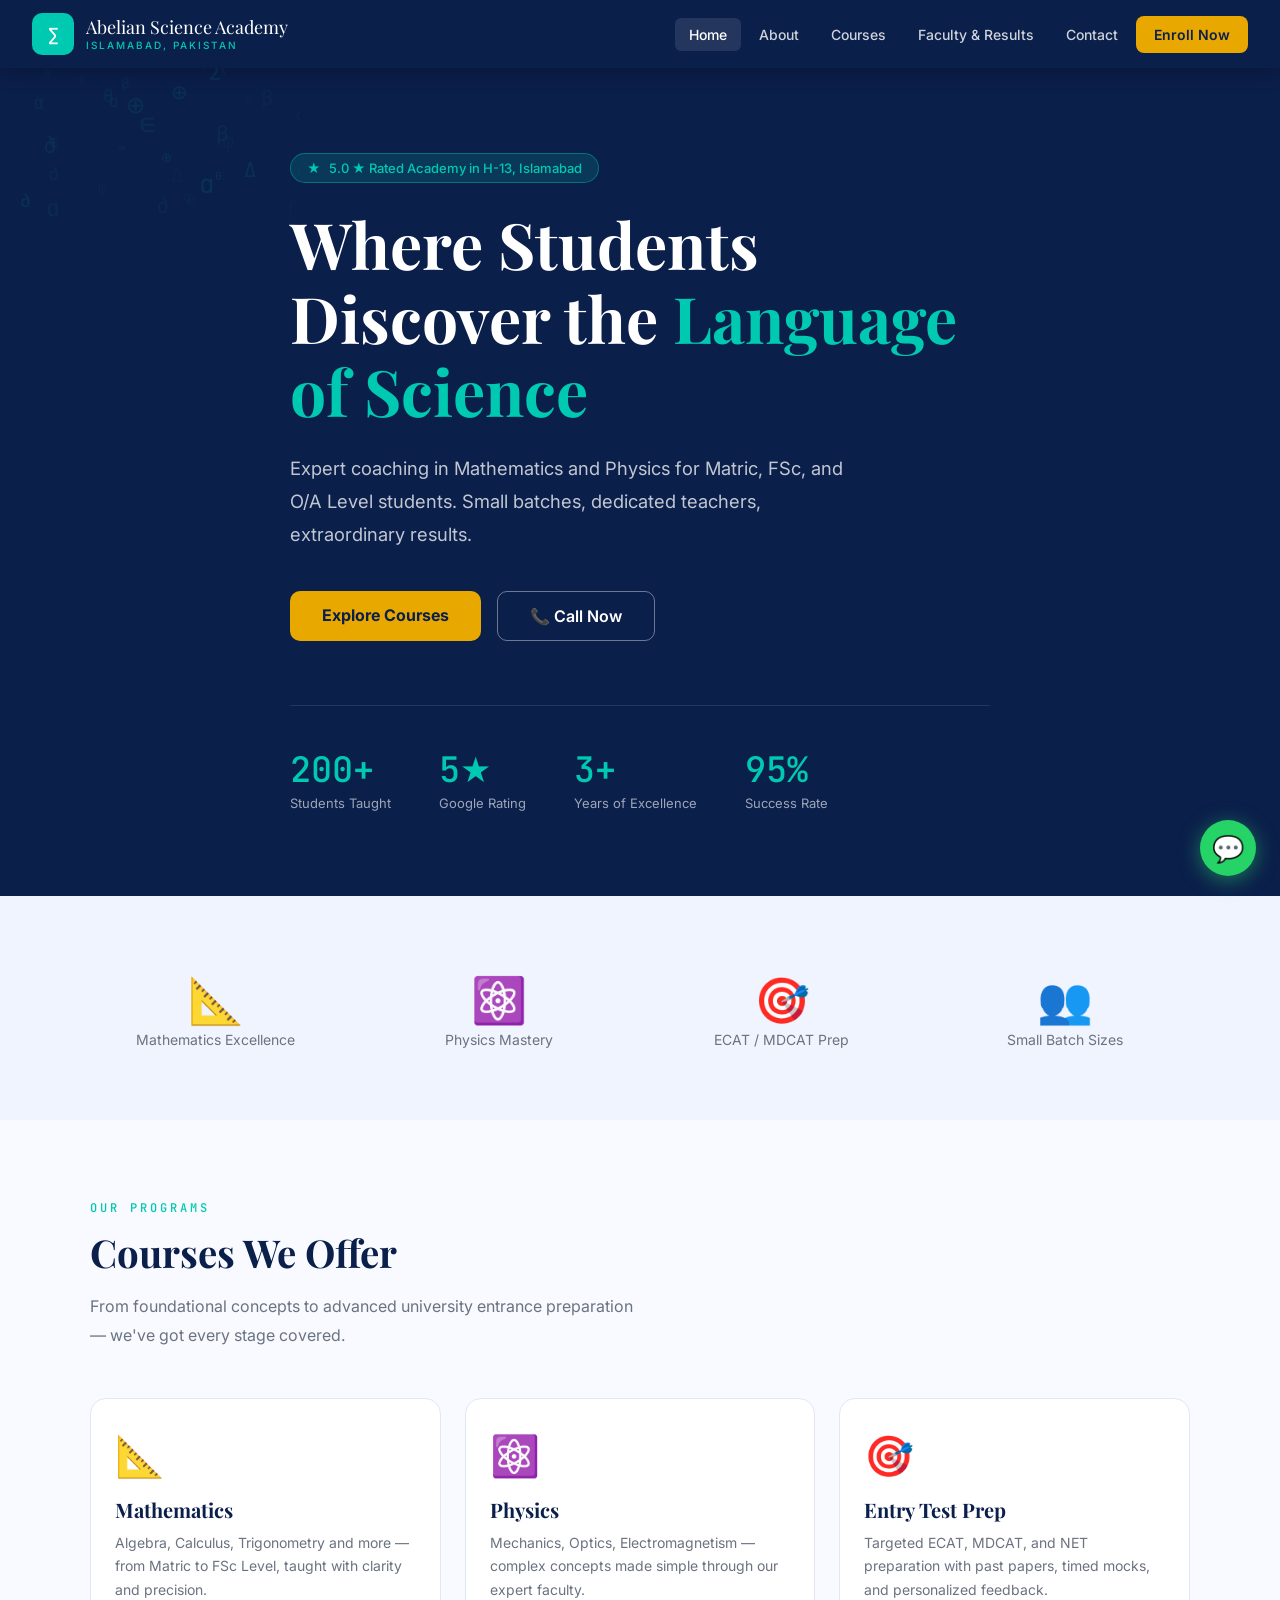
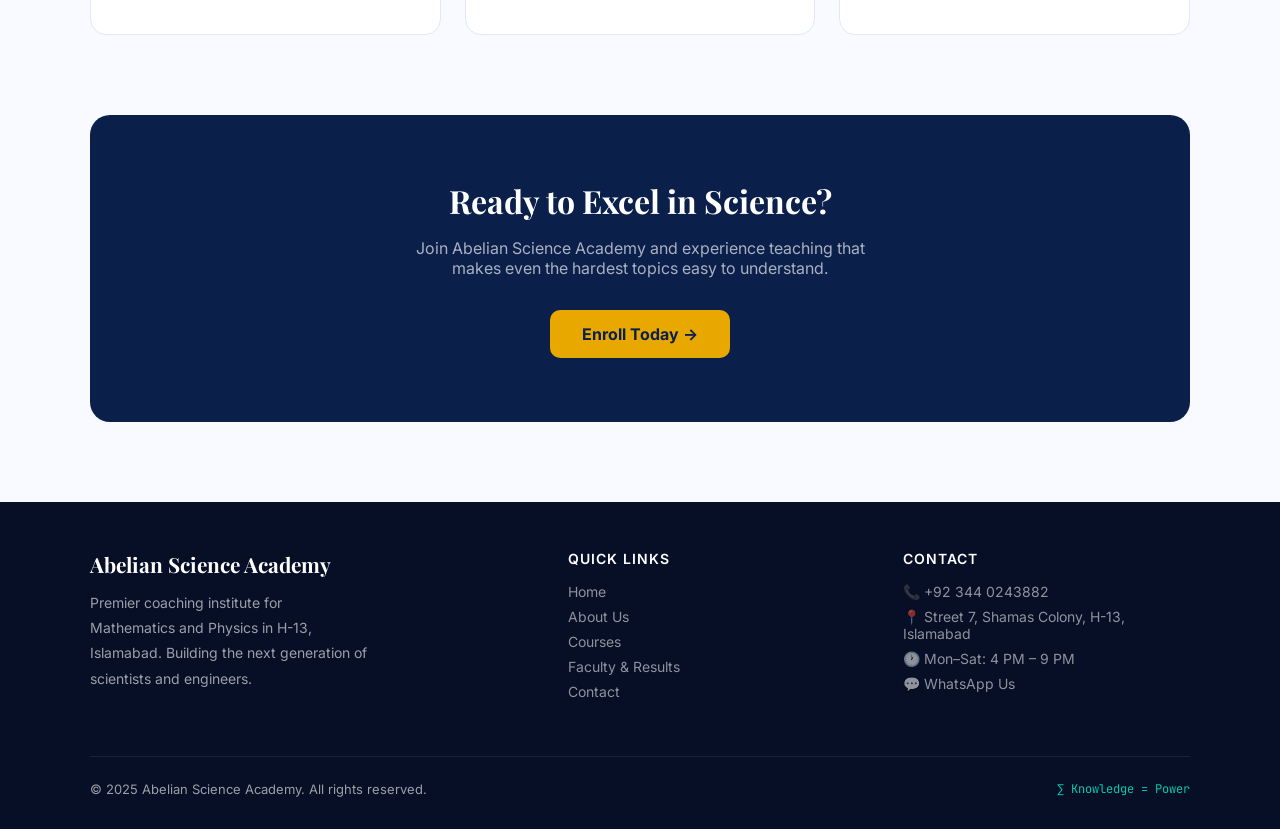
<file: abelian-science-academy.html>
<!DOCTYPE html>
<html lang="en">
<head>
<meta charset="UTF-8">
<meta name="viewport" content="width=device-width, initial-scale=1.0">
<title>Abelian Science Academy — Islamabad</title>
<link href="https://fonts.googleapis.com/css2?family=Playfair+Display:wght@700;900&family=Inter:wght@400;500;600&family=JetBrains+Mono:wght@400;500&display=swap" rel="stylesheet">
<style>
  *, *::before, *::after { box-sizing: border-box; margin: 0; padding: 0; }
  :root {
    --navy: #0B1F4B;
    --teal: #00C9B1;
    --teal-dark: #009E8C;
    --gold: #E8A800;
    --gold-dark: #C48F00;
    --white: #F8FAFF;
    --charcoal: #2D2D2D;
    --muted: #6B7280;
    --border: #E2E8F0;
    --card-bg: #FFFFFF;
    --section-alt: #F0F4FF;
  }
  html { scroll-behavior: smooth; }
  body { font-family: 'Inter', sans-serif; color: var(--charcoal); background: var(--white); }

  /* NAV */
  nav {
    position: sticky; top: 0; z-index: 100;
    background: var(--navy); padding: 0 2rem;
    display: flex; align-items: center; justify-content: space-between;
    height: 68px; box-shadow: 0 2px 20px rgba(0,0,0,0.3);
  }
  .nav-logo { display: flex; align-items: center; gap: 12px; text-decoration: none; }
  .nav-logo-icon {
    width: 42px; height: 42px; background: var(--teal); border-radius: 10px;
    display: flex; align-items: center; justify-content: center;
    font-family: 'JetBrains Mono', monospace; font-weight: 500; color: #fff; font-size: 18px;
  }
  .nav-logo-text { color: #fff; font-family: 'Playfair Display', serif; font-size: 18px; line-height: 1.2; }
  .nav-logo-text span { display: block; font-family: 'Inter', sans-serif; font-size: 10px; color: var(--teal); font-weight: 500; letter-spacing: 2px; text-transform: uppercase; }
  .nav-links { display: flex; align-items: center; gap: 0.25rem; }
  .nav-links a {
    color: rgba(255,255,255,0.8); text-decoration: none; padding: 8px 14px;
    border-radius: 6px; font-size: 14px; font-weight: 500; transition: all 0.2s;
  }
  .nav-links a:hover, .nav-links a.active { background: rgba(255,255,255,0.1); color: #fff; }
  .nav-cta {
    background: var(--gold); color: var(--navy) !important; border-radius: 8px !important;
    font-weight: 600 !important; padding: 10px 18px !important;
  }
  .nav-cta:hover { background: var(--gold-dark) !important; }
  .hamburger { display: none; flex-direction: column; gap: 5px; cursor: pointer; padding: 4px; }
  .hamburger span { display: block; width: 24px; height: 2px; background: #fff; border-radius: 2px; transition: 0.3s; }
  .mobile-menu {
    display: none; position: fixed; top: 68px; left: 0; right: 0; bottom: 0;
    background: var(--navy); flex-direction: column; align-items: center; justify-content: center;
    gap: 1.5rem; z-index: 99;
  }
  .mobile-menu.open { display: flex; }
  .mobile-menu a { color: #fff; font-size: 1.3rem; text-decoration: none; font-weight: 500; }
  .mobile-menu .m-cta { background: var(--gold); color: var(--navy) !important; padding: 12px 32px; border-radius: 8px; font-weight: 600 !important; }

  /* PAGES */
  .page { display: none; }
  .page.active { display: block; }

  /* HERO */
  .hero {
    background: var(--navy); min-height: 92vh;
    display: flex; align-items: center; position: relative; overflow: hidden;
  }
  .hero-canvas { position: absolute; inset: 0; opacity: 0.15; }
  .hero-inner { position: relative; z-index: 2; max-width: 1100px; margin: 0 auto; padding: 5rem 2rem; }
  .hero-badge {
    display: inline-flex; align-items: center; gap: 8px;
    background: rgba(0,201,177,0.15); border: 1px solid rgba(0,201,177,0.4);
    color: var(--teal); padding: 6px 16px; border-radius: 100px; font-size: 13px; font-weight: 500;
    margin-bottom: 1.5rem;
  }
  .hero-badge::before { content: '★'; }
  .hero h1 {
    font-family: 'Playfair Display', serif; font-size: clamp(2.4rem, 5vw, 4rem);
    color: #fff; line-height: 1.15; max-width: 700px; margin-bottom: 1.5rem;
  }
  .hero h1 em { color: var(--teal); font-style: normal; }
  .hero p { color: rgba(255,255,255,0.75); font-size: 1.15rem; max-width: 560px; margin-bottom: 2.5rem; line-height: 1.8; }
  .hero-btns { display: flex; gap: 1rem; flex-wrap: wrap; }
  .btn-primary {
    background: var(--gold); color: var(--navy); padding: 14px 32px;
    border-radius: 10px; font-weight: 700; font-size: 1rem; text-decoration: none;
    transition: all 0.2s; display: inline-block; border: none; cursor: pointer;
  }
  .btn-primary:hover { background: var(--gold-dark); transform: translateY(-1px); }
  .btn-outline {
    background: transparent; color: #fff; padding: 14px 32px;
    border-radius: 10px; font-weight: 600; font-size: 1rem; text-decoration: none;
    transition: all 0.2s; display: inline-block;
    border: 1.5px solid rgba(255,255,255,0.4);
  }
  .btn-outline:hover { border-color: #fff; background: rgba(255,255,255,0.05); }
  .hero-stats {
    display: flex; gap: 3rem; margin-top: 4rem; flex-wrap: wrap;
    padding-top: 2.5rem; border-top: 1px solid rgba(255,255,255,0.1);
  }
  .hero-stat-num { font-family: 'JetBrains Mono', monospace; font-size: 2.2rem; font-weight: 500; color: var(--teal); }
  .hero-stat-label { color: rgba(255,255,255,0.6); font-size: 13px; margin-top: 2px; }

  /* SECTIONS */
  section { padding: 5rem 2rem; }
  .section-inner { max-width: 1100px; margin: 0 auto; }
  .section-tag { font-family: 'JetBrains Mono', monospace; font-size: 12px; font-weight: 500; color: var(--teal); letter-spacing: 3px; text-transform: uppercase; margin-bottom: 0.75rem; }
  .section-title { font-family: 'Playfair Display', serif; font-size: clamp(1.8rem, 3vw, 2.6rem); color: var(--navy); line-height: 1.25; margin-bottom: 1rem; }
  .section-sub { color: var(--muted); font-size: 1rem; max-width: 560px; line-height: 1.8; margin-bottom: 3rem; }

  /* ABOUT PAGE */
  .about-grid { display: grid; grid-template-columns: 1fr 1fr; gap: 4rem; align-items: center; margin-bottom: 5rem; }
  .about-visual {
    background: var(--navy); border-radius: 20px; padding: 3rem 2rem;
    display: flex; flex-direction: column; gap: 1.5rem;
  }
  .math-formula {
    font-family: 'JetBrains Mono', monospace; color: var(--teal);
    font-size: clamp(1rem, 1.5vw, 1.3rem); opacity: 0.8;
  }
  .why-cards { display: grid; grid-template-columns: repeat(auto-fit, minmax(220px, 1fr)); gap: 1.5rem; }
  .why-card {
    background: var(--card-bg); border: 1px solid var(--border); border-radius: 14px; padding: 1.5rem;
    transition: box-shadow 0.2s, transform 0.2s;
  }
  .why-card:hover { box-shadow: 0 8px 30px rgba(11,31,75,0.1); transform: translateY(-3px); }
  .why-icon {
    width: 48px; height: 48px; border-radius: 12px; background: #E6F0FF;
    display: flex; align-items: center; justify-content: center; font-size: 22px; margin-bottom: 1rem;
  }
  .why-card h3 { font-size: 1rem; font-weight: 600; color: var(--navy); margin-bottom: 0.4rem; }
  .why-card p { font-size: 14px; color: var(--muted); line-height: 1.6; }

  /* COURSES PAGE */
  .courses-grid { display: grid; grid-template-columns: repeat(auto-fit, minmax(300px, 1fr)); gap: 1.5rem; }
  .course-card {
    background: var(--card-bg); border: 1px solid var(--border); border-radius: 16px;
    overflow: hidden; transition: box-shadow 0.2s, transform 0.2s;
  }
  .course-card:hover { box-shadow: 0 12px 40px rgba(11,31,75,0.12); transform: translateY(-4px); }
  .course-header { padding: 2rem 1.75rem 1.25rem; }
  .course-icon-wrap { font-size: 2.5rem; margin-bottom: 1rem; }
  .course-card h3 { font-family: 'Playfair Display', serif; font-size: 1.4rem; color: var(--navy); margin-bottom: 0.5rem; }
  .course-card .tagline { font-size: 14px; color: var(--muted); margin-bottom: 1.25rem; line-height: 1.6; }
  .level-tags { display: flex; flex-wrap: wrap; gap: 8px; margin-bottom: 1.25rem; }
  .level-tag {
    background: #EFF6FF; color: var(--navy); padding: 4px 12px;
    border-radius: 100px; font-size: 12px; font-weight: 500;
  }
  .course-details { border-top: 1px solid var(--border); padding: 1.25rem 1.75rem; background: var(--section-alt); }
  .course-detail-row { display: flex; justify-content: space-between; align-items: center; padding: 6px 0; font-size: 14px; }
  .course-detail-row .label { color: var(--muted); }
  .course-detail-row .value { font-weight: 600; color: var(--navy); }
  .course-enroll {
    display: block; margin: 1.25rem 1.75rem 1.5rem;
    background: var(--navy); color: #fff; padding: 12px;
    border-radius: 10px; text-align: center; font-weight: 600; font-size: 14px;
    text-decoration: none; transition: background 0.2s;
  }
  .course-enroll:hover { background: #162D6B; }

  /* FACULTY */
  .faculty-grid { display: grid; grid-template-columns: repeat(auto-fit, minmax(250px, 1fr)); gap: 1.5rem; margin-bottom: 5rem; }
  .faculty-card {
    background: var(--card-bg); border: 1px solid var(--border); border-radius: 16px;
    padding: 2rem 1.5rem; text-align: center; transition: box-shadow 0.2s, transform 0.2s;
  }
  .faculty-card:hover { box-shadow: 0 8px 30px rgba(11,31,75,0.1); transform: translateY(-3px); }
  .faculty-avatar {
    width: 80px; height: 80px; border-radius: 50%; background: var(--navy);
    display: flex; align-items: center; justify-content: center;
    font-family: 'Playfair Display', serif; font-size: 1.8rem; color: var(--teal);
    margin: 0 auto 1.25rem;
  }
  .faculty-card h3 { font-size: 1.1rem; font-weight: 700; color: var(--navy); margin-bottom: 4px; }
  .faculty-subject { font-size: 13px; color: var(--teal); font-weight: 600; margin-bottom: 8px; letter-spacing: 1px; text-transform: uppercase; }
  .faculty-qual { font-size: 13px; color: var(--muted); line-height: 1.6; }
  .testimonial-section { background: var(--navy); border-radius: 20px; padding: 3.5rem; }
  .testimonial-title { font-family: 'Playfair Display', serif; color: #fff; font-size: 1.6rem; margin-bottom: 2rem; }
  .testimonial-card {
    background: rgba(255,255,255,0.07); border: 1px solid rgba(255,255,255,0.12);
    border-radius: 14px; padding: 1.75rem;
  }
  .stars { color: var(--gold); font-size: 1.2rem; margin-bottom: 1rem; }
  .testimonial-text { color: rgba(255,255,255,0.85); line-height: 1.8; margin-bottom: 1.25rem; font-size: 1rem; }
  .testimonial-author { display: flex; align-items: center; gap: 12px; }
  .t-avatar {
    width: 44px; height: 44px; border-radius: 50%; background: var(--teal);
    display: flex; align-items: center; justify-content: center;
    font-weight: 700; color: var(--navy); font-size: 16px;
  }
  .t-name { color: #fff; font-weight: 600; font-size: 15px; }
  .t-role { color: rgba(255,255,255,0.5); font-size: 13px; }

  /* CONTACT PAGE */
  .contact-grid { display: grid; grid-template-columns: 1fr 1.4fr; gap: 3rem; align-items: start; }
  .contact-info-card {
    background: var(--navy); border-radius: 20px; padding: 2.5rem;
    color: #fff; position: sticky; top: 90px;
  }
  .contact-info-card h2 { font-family: 'Playfair Display', serif; font-size: 1.6rem; margin-bottom: 0.5rem; }
  .contact-info-card p { color: rgba(255,255,255,0.65); font-size: 14px; margin-bottom: 2rem; line-height: 1.7; }
  .contact-item { display: flex; gap: 14px; align-items: flex-start; margin-bottom: 1.5rem; }
  .contact-icon {
    width: 42px; height: 42px; border-radius: 10px; background: rgba(0,201,177,0.15);
    display: flex; align-items: center; justify-content: center; flex-shrink: 0; font-size: 18px;
  }
  .contact-item-label { color: rgba(255,255,255,0.5); font-size: 11px; text-transform: uppercase; letter-spacing: 1.5px; margin-bottom: 2px; }
  .contact-item-value { color: #fff; font-size: 14px; font-weight: 500; line-height: 1.5; }
  .whatsapp-btn {
    display: flex; align-items: center; justify-content: center; gap: 10px;
    background: #25D366; color: #fff; border: none; border-radius: 10px;
    padding: 14px; font-size: 15px; font-weight: 600; cursor: pointer;
    width: 100%; margin-top: 2rem; text-decoration: none; transition: background 0.2s;
  }
  .whatsapp-btn:hover { background: #1DA855; }
  .form-card {
    background: var(--card-bg); border: 1px solid var(--border); border-radius: 20px; padding: 2.5rem;
  }
  .form-card h2 { font-family: 'Playfair Display', serif; color: var(--navy); font-size: 1.6rem; margin-bottom: 0.5rem; }
  .form-card p { color: var(--muted); font-size: 14px; margin-bottom: 2rem; }
  .form-row { display: grid; grid-template-columns: 1fr 1fr; gap: 1rem; }
  .form-group { margin-bottom: 1.25rem; }
  .form-group label { display: block; font-size: 13px; font-weight: 600; color: var(--navy); margin-bottom: 6px; }
  .form-group input, .form-group select, .form-group textarea {
    width: 100%; padding: 12px 14px; border: 1.5px solid var(--border);
    border-radius: 10px; font-size: 14px; font-family: 'Inter', sans-serif;
    color: var(--charcoal); background: var(--white);
    transition: border-color 0.2s; outline: none;
  }
  .form-group input:focus, .form-group select:focus, .form-group textarea:focus { border-color: var(--teal); }
  .form-group textarea { height: 110px; resize: vertical; }
  .form-submit {
    background: var(--navy); color: #fff; border: none; border-radius: 10px;
    padding: 14px 36px; font-size: 15px; font-weight: 700; cursor: pointer;
    width: 100%; transition: background 0.2s; font-family: 'Inter', sans-serif;
  }
  .form-submit:hover { background: #162D6B; }
  .form-success {
    display: none; background: #E6FAF5; border: 1px solid #00C9B1;
    color: #005A50; padding: 1rem 1.25rem; border-radius: 10px; margin-top: 1rem;
    font-weight: 500; font-size: 14px;
  }
  .map-embed { margin-top: 3rem; border-radius: 16px; overflow: hidden; border: 1px solid var(--border); }
  .map-embed iframe { width: 100%; height: 300px; border: none; display: block; }

  /* HOME FEATURES */
  .features-strip { background: var(--section-alt); }
  .features-strip .section-inner { display: grid; grid-template-columns: repeat(auto-fit, minmax(200px, 1fr)); gap: 2rem; }
  .feature-item { text-align: center; padding: 1.5rem 1rem; }
  .feature-num { font-family: 'Playfair Display', serif; font-size: 2.8rem; color: var(--navy); font-weight: 900; }
  .feature-label { color: var(--muted); font-size: 14px; margin-top: 4px; }
  .home-courses-grid { display: grid; grid-template-columns: repeat(3, 1fr); gap: 1.5rem; }
  .home-course-card {
    background: var(--card-bg); border: 1px solid var(--border); border-radius: 16px;
    padding: 2rem 1.5rem; transition: box-shadow 0.2s, transform 0.2s;
    cursor: pointer;
  }
  .home-course-card:hover { box-shadow: 0 10px 35px rgba(11,31,75,0.1); transform: translateY(-3px); }
  .home-course-card .emoji { font-size: 2.5rem; margin-bottom: 1rem; display: block; }
  .home-course-card h3 { font-family: 'Playfair Display', serif; color: var(--navy); font-size: 1.25rem; margin-bottom: 0.5rem; }
  .home-course-card p { color: var(--muted); font-size: 14px; line-height: 1.7; }
  .home-cta-section {
    background: var(--navy); border-radius: 20px; padding: 4rem;
    text-align: center; margin: 5rem 0 0;
  }
  .home-cta-section h2 { font-family: 'Playfair Display', serif; color: #fff; font-size: 2rem; margin-bottom: 1rem; }
  .home-cta-section p { color: rgba(255,255,255,0.65); max-width: 480px; margin: 0 auto 2rem; }

  /* FOOTER */
  footer { background: #070F26; color: rgba(255,255,255,0.6); padding: 3rem 2rem 2rem; }
  .footer-inner { max-width: 1100px; margin: 0 auto; }
  .footer-top { display: grid; grid-template-columns: 1.5fr 1fr 1fr; gap: 3rem; margin-bottom: 3rem; }
  .footer-brand h3 { font-family: 'Playfair Display', serif; color: #fff; font-size: 1.3rem; margin-bottom: 0.75rem; }
  .footer-brand p { font-size: 14px; line-height: 1.8; max-width: 280px; }
  .footer-col h4 { color: #fff; font-size: 14px; font-weight: 600; margin-bottom: 1rem; letter-spacing: 1px; text-transform: uppercase; }
  .footer-col a { display: block; font-size: 14px; color: rgba(255,255,255,0.55); text-decoration: none; margin-bottom: 8px; transition: color 0.2s; }
  .footer-col a:hover { color: var(--teal); }
  .footer-bottom { border-top: 1px solid rgba(255,255,255,0.08); padding-top: 1.5rem; display: flex; justify-content: space-between; align-items: center; font-size: 13px; flex-wrap: gap; gap: 1rem; }

  /* FLOATING WA */
  .wa-float {
    position: fixed; bottom: 24px; right: 24px; z-index: 1000;
    width: 56px; height: 56px; background: #25D366; border-radius: 50%;
    display: flex; align-items: center; justify-content: center;
    font-size: 26px; box-shadow: 0 4px 20px rgba(37,211,102,0.5);
    text-decoration: none; transition: transform 0.2s;
  }
  .wa-float:hover { transform: scale(1.1); }
  .back-top {
    position: fixed; bottom: 92px; right: 24px; z-index: 1000;
    width: 44px; height: 44px; background: var(--navy); border: 1px solid rgba(255,255,255,0.1);
    border-radius: 50%; display: none; align-items: center; justify-content: center;
    cursor: pointer; color: #fff; font-size: 20px; transition: background 0.2s;
  }
  .back-top.show { display: flex; }
  .back-top:hover { background: #162D6B; }

  @media (max-width: 768px) {
    .nav-links { display: none; }
    .hamburger { display: flex; }
    .about-grid { grid-template-columns: 1fr; }
    .contact-grid { grid-template-columns: 1fr; }
    .footer-top { grid-template-columns: 1fr; }
    .home-courses-grid { grid-template-columns: 1fr; }
    .form-row { grid-template-columns: 1fr; }
    .hero-stats { gap: 2rem; }
    section { padding: 3.5rem 1.25rem; }
    .home-cta-section { padding: 2.5rem 1.5rem; }
    .testimonial-section { padding: 2rem 1.5rem; }
    .contact-info-card { position: static; }
  }
</style>
</head>
<body>

<!-- NAV -->
<nav>
  <a href="#" class="nav-logo" onclick="showPage('home'); return false;">
    <div class="nav-logo-icon">∑</div>
    <div class="nav-logo-text">Abelian Science Academy<span>Islamabad, Pakistan</span></div>
  </a>
  <div class="nav-links">
    <a href="#" onclick="showPage('home'); return false;" class="active" id="nav-home">Home</a>
    <a href="#" onclick="showPage('about'); return false;" id="nav-about">About</a>
    <a href="#" onclick="showPage('courses'); return false;" id="nav-courses">Courses</a>
    <a href="#" onclick="showPage('faculty'); return false;" id="nav-faculty">Faculty & Results</a>
    <a href="#" onclick="showPage('contact'); return false;" id="nav-contact">Contact</a>
    <a href="#" onclick="showPage('contact'); return false;" class="nav-cta">Enroll Now</a>
  </div>
  <div class="hamburger" onclick="toggleMenu()" id="hamburger">
    <span></span><span></span><span></span>
  </div>
</nav>

<!-- MOBILE MENU -->
<div class="mobile-menu" id="mobileMenu">
  <a href="#" onclick="showPage('home'); closeMobileMenu(); return false;">Home</a>
  <a href="#" onclick="showPage('about'); closeMobileMenu(); return false;">About</a>
  <a href="#" onclick="showPage('courses'); closeMobileMenu(); return false;">Courses</a>
  <a href="#" onclick="showPage('faculty'); closeMobileMenu(); return false;">Faculty & Results</a>
  <a href="#" onclick="showPage('contact'); closeMobileMenu(); return false;">Contact</a>
  <a href="#" onclick="showPage('contact'); closeMobileMenu(); return false;" class="m-cta">Enroll Now</a>
</div>

<!-- ======================== HOME PAGE ======================== -->
<div class="page active" id="page-home">

  <!-- HERO -->
  <div class="hero">
    <canvas class="hero-canvas" id="heroCanvas"></canvas>
    <div class="hero-inner">
      <div class="hero-badge">5.0 ★ Rated Academy in H-13, Islamabad</div>
      <h1>Where Students Discover the <em>Language of Science</em></h1>
      <p>Expert coaching in Mathematics and Physics for Matric, FSc, and O/A Level students. Small batches, dedicated teachers, extraordinary results.</p>
      <div class="hero-btns">
        <a href="#" class="btn-primary" onclick="showPage('courses'); return false;">Explore Courses</a>
        <a href="tel:+923440243882" class="btn-outline">📞 Call Now</a>
      </div>
      <div class="hero-stats">
        <div><div class="hero-stat-num">200+</div><div class="hero-stat-label">Students Taught</div></div>
        <div><div class="hero-stat-num">5★</div><div class="hero-stat-label">Google Rating</div></div>
        <div><div class="hero-stat-num">3+</div><div class="hero-stat-label">Years of Excellence</div></div>
        <div><div class="hero-stat-num">95%</div><div class="hero-stat-label">Success Rate</div></div>
      </div>
    </div>
  </div>

  <!-- FEATURES STRIP -->
  <section class="features-strip" style="padding: 3rem 2rem;">
    <div class="section-inner">
      <div class="feature-item">
        <div class="feature-num">📐</div>
        <div class="feature-label">Mathematics Excellence</div>
      </div>
      <div class="feature-item">
        <div class="feature-num">⚛️</div>
        <div class="feature-label">Physics Mastery</div>
      </div>
      <div class="feature-item">
        <div class="feature-num">🎯</div>
        <div class="feature-label">ECAT / MDCAT Prep</div>
      </div>
      <div class="feature-item">
        <div class="feature-num">👥</div>
        <div class="feature-label">Small Batch Sizes</div>
      </div>
    </div>
  </section>

  <!-- HOME COURSES OVERVIEW -->
  <section>
    <div class="section-inner">
      <div class="section-tag">Our Programs</div>
      <h2 class="section-title">Courses We Offer</h2>
      <p class="section-sub">From foundational concepts to advanced university entrance preparation — we've got every stage covered.</p>
      <div class="home-courses-grid">
        <div class="home-course-card" onclick="showPage('courses')">
          <span class="emoji">📐</span>
          <h3>Mathematics</h3>
          <p>Algebra, Calculus, Trigonometry and more — from Matric to FSc Level, taught with clarity and precision.</p>
        </div>
        <div class="home-course-card" onclick="showPage('courses')">
          <span class="emoji">⚛️</span>
          <h3>Physics</h3>
          <p>Mechanics, Optics, Electromagnetism — complex concepts made simple through our expert faculty.</p>
        </div>
        <div class="home-course-card" onclick="showPage('courses')">
          <span class="emoji">🎯</span>
          <h3>Entry Test Prep</h3>
          <p>Targeted ECAT, MDCAT, and NET preparation with past papers, timed mocks, and personalized feedback.</p>
        </div>
      </div>

      <div class="home-cta-section">
        <h2>Ready to Excel in Science?</h2>
        <p>Join Abelian Science Academy and experience teaching that makes even the hardest topics easy to understand.</p>
        <a href="#" class="btn-primary" onclick="showPage('contact'); return false;">Enroll Today →</a>
      </div>
    </div>
  </section>
</div>

<!-- ======================== ABOUT PAGE ======================== -->
<div class="page" id="page-about">
  <section style="padding-top: 4rem;">
    <div class="section-inner">
      <div class="about-grid">
        <div>
          <div class="section-tag">About Us</div>
          <h2 class="section-title">Building Tomorrow's Scientists & Engineers</h2>
          <p style="color: var(--muted); line-height: 1.9; margin-bottom: 1.5rem;">Abelian Science Academy is a premier coaching institute located in the heart of H-13, Islamabad. We specialize in Mathematics and Physics education, helping students from Grade 6 through FSc build the confidence and understanding they need to excel in academic and competitive exams.</p>
          <p style="color: var(--muted); line-height: 1.9; margin-bottom: 2rem;">Our name is inspired by the mathematical concept of an Abelian group — a structure where every element works in harmony. That's exactly how we operate: a supportive, structured environment where every student's success is a collective goal.</p>
          <div style="display: flex; gap: 2rem; flex-wrap: wrap;">
            <div>
              <div style="font-family:'Playfair Display',serif; font-size: 2rem; color: var(--navy); font-weight: 900;">H-13</div>
              <div style="color: var(--muted); font-size: 13px;">Islamabad Location</div>
            </div>
            <div>
              <div style="font-family:'Playfair Display',serif; font-size: 2rem; color: var(--navy); font-weight: 900;">4 PM</div>
              <div style="color: var(--muted); font-size: 13px;">Afternoon & Evening Batches</div>
            </div>
            <div>
              <div style="font-family:'Playfair Display',serif; font-size: 2rem; color: var(--navy); font-weight: 900;">100%</div>
              <div style="color: var(--muted); font-size: 13px;">Dedicated Faculty</div>
            </div>
          </div>
        </div>
        <div class="about-visual">
          <div class="math-formula">∫₀^∞ f(x) dx = knowledge</div>
          <div class="math-formula" style="opacity:0.6;">F = ma → Excellence</div>
          <div class="math-formula" style="opacity:0.45;">E = mc² → Possibility</div>
          <div style="border-top: 1px solid rgba(255,255,255,0.1); padding-top: 1.5rem; margin-top: 0.5rem;">
            <div style="color: rgba(255,255,255,0.5); font-size: 12px; letter-spacing: 2px; text-transform: uppercase; margin-bottom: 0.5rem;">Location</div>
            <div style="color: #fff; font-size: 14px; line-height: 1.7;">Street 7, Shamas Colony<br>H-13, Islamabad, Pakistan</div>
          </div>
          <a href="tel:+923440243882" style="color: var(--teal); font-size: 14px; text-decoration: none;">📞 +92 344 0243882</a>
        </div>
      </div>

      <div class="section-tag">Why Choose Us</div>
      <h2 class="section-title" style="margin-bottom: 0.5rem;">What Makes Us Different</h2>
      <p class="section-sub">Six pillars that define the Abelian learning experience.</p>
      <div class="why-cards">
        <div class="why-card">
          <div class="why-icon">🎓</div>
          <h3>Expert Faculty</h3>
          <p>Highly qualified and experienced teachers in Mathematics and Physics with proven track records.</p>
        </div>
        <div class="why-card">
          <div class="why-icon">👥</div>
          <h3>Small Batches</h3>
          <p>Limited students per batch ensures every student receives personal attention and guidance.</p>
        </div>
        <div class="why-card">
          <div class="why-icon">📊</div>
          <h3>Proven Results</h3>
          <p>Our students consistently achieve top grades in board exams and clear university entry tests.</p>
        </div>
        <div class="why-card">
          <div class="why-icon">💡</div>
          <h3>Concept-Based Learning</h3>
          <p>We focus on understanding, not just rote memorization — concepts made crystal clear.</p>
        </div>
        <div class="why-card">
          <div class="why-icon">💰</div>
          <h3>Affordable Fees</h3>
          <p>Quality education at reasonable rates, making academic excellence accessible to all.</p>
        </div>
        <div class="why-card">
          <div class="why-icon">🤝</div>
          <h3>Supportive Environment</h3>
          <p>A safe, encouraging space where students feel comfortable asking questions and making mistakes.</p>
        </div>
      </div>
    </div>
  </section>
</div>

<!-- ======================== COURSES PAGE ======================== -->
<div class="page" id="page-courses">
  <section style="padding-top: 4rem;">
    <div class="section-inner">
      <div class="section-tag">Our Programs</div>
      <h2 class="section-title">Courses & Programs</h2>
      <p class="section-sub">Comprehensive programs designed for every level — from school to pre-medical and engineering admission preparation.</p>
      <div class="courses-grid">

        <div class="course-card">
          <div class="course-header">
            <div class="course-icon-wrap">📐</div>
            <h3>Mathematics</h3>
            <p class="tagline">From basic algebra to advanced calculus — our Math program builds strong foundations and problem-solving skills.</p>
            <div class="level-tags">
              <span class="level-tag">Grade 6–8</span>
              <span class="level-tag">Matric (9th–10th)</span>
              <span class="level-tag">FSc (11th–12th)</span>
              <span class="level-tag">O / A Level</span>
            </div>
          </div>
          <div class="course-details">
            <div class="course-detail-row"><span class="label">Schedule</span><span class="value">Mon – Sat, 4 PM+</span></div>
            <div class="course-detail-row"><span class="label">Batch Size</span><span class="value">8–12 Students</span></div>
            <div class="course-detail-row"><span class="label">Duration</span><span class="value">Ongoing / Session-based</span></div>
          </div>
          <a href="#" class="course-enroll" onclick="showPage('contact'); return false;">Enroll in Math →</a>
        </div>

        <div class="course-card">
          <div class="course-header">
            <div class="course-icon-wrap">⚛️</div>
            <h3>Physics</h3>
            <p class="tagline">Mechanics, waves, electromagnetism and modern physics — we make every concept approachable and exam-ready.</p>
            <div class="level-tags">
              <span class="level-tag">Grade 6–8</span>
              <span class="level-tag">Matric (9th–10th)</span>
              <span class="level-tag">FSc (11th–12th)</span>
              <span class="level-tag">O / A Level</span>
            </div>
          </div>
          <div class="course-details">
            <div class="course-detail-row"><span class="label">Schedule</span><span class="value">Mon – Sat, 4 PM+</span></div>
            <div class="course-detail-row"><span class="label">Batch Size</span><span class="value">8–12 Students</span></div>
            <div class="course-detail-row"><span class="label">Duration</span><span class="value">Ongoing / Session-based</span></div>
          </div>
          <a href="#" class="course-enroll" onclick="showPage('contact'); return false;">Enroll in Physics →</a>
        </div>

        <div class="course-card">
          <div class="course-header">
            <div class="course-icon-wrap">🎯</div>
            <h3>Entry Test Preparation</h3>
            <p class="tagline">Comprehensive and targeted preparation for ECAT, MDCAT, and NET with mock tests and past paper practice.</p>
            <div class="level-tags">
              <span class="level-tag">MDCAT</span>
              <span class="level-tag">ECAT</span>
              <span class="level-tag">NET / NTS</span>
            </div>
          </div>
          <div class="course-details">
            <div class="course-detail-row"><span class="label">Schedule</span><span class="value">Weekend Intensive + Daily</span></div>
            <div class="course-detail-row"><span class="label">Batch Size</span><span class="value">Max 10 Students</span></div>
            <div class="course-detail-row"><span class="label">Duration</span><span class="value">3–6 Month Program</span></div>
          </div>
          <a href="#" class="course-enroll" onclick="showPage('contact'); return false;">Enroll in Test Prep →</a>
        </div>

      </div>

      <!-- ADMISSION INFO -->
      <div style="background: var(--section-alt); border-radius: 16px; padding: 2.5rem; margin-top: 3rem; display: grid; grid-template-columns: 1fr 1fr; gap: 2rem; align-items: center;">
        <div>
          <div class="section-tag">Admissions</div>
          <h3 style="font-family:'Playfair Display',serif; font-size: 1.5rem; color: var(--navy); margin-bottom: 0.75rem;">How to Enroll</h3>
          <p style="color: var(--muted); font-size: 14px; line-height: 1.8;">Admissions are open year-round. Simply contact us via phone or WhatsApp, mention the course and your grade level, and we'll guide you through the batch timing and fee structure.</p>
        </div>
        <div style="display: flex; flex-direction: column; gap: 1rem;">
          <a href="tel:+923440243882" class="btn-primary" style="text-align: center;">📞 Call +92 344 0243882</a>
          <a href="https://wa.me/923440243882" target="_blank" class="whatsapp-btn" style="margin: 0;">💬 WhatsApp Us</a>
        </div>
      </div>
    </div>
  </section>
</div>

<!-- ======================== FACULTY PAGE ======================== -->
<div class="page" id="page-faculty">
  <section style="padding-top: 4rem;">
    <div class="section-inner">
      <div class="section-tag">Our Team</div>
      <h2 class="section-title">Meet the Faculty</h2>
      <p class="section-sub">Dedicated, qualified, and passionate educators who go the extra mile for every student's success.</p>
      <div class="faculty-grid">
        <div class="faculty-card">
          <div class="faculty-avatar">A</div>
          <h3>Academy Director</h3>
          <div class="faculty-subject">Mathematics & Physics</div>
          <p class="faculty-qual">M.Sc. Mathematics | 10+ Years Teaching Experience | Expert in FSc & Entry Test Prep</p>
        </div>
        <div class="faculty-card">
          <div class="faculty-avatar">M</div>
          <h3>Senior Math Teacher</h3>
          <div class="faculty-subject">Mathematics</div>
          <p class="faculty-qual">B.Sc. (Hons) Mathematics | Specialist in Calculus, Algebra & Trigonometry | 7+ Years Experience</p>
        </div>
        <div class="faculty-card">
          <div class="faculty-avatar">P</div>
          <h3>Senior Physics Teacher</h3>
          <div class="faculty-subject">Physics</div>
          <p class="faculty-qual">M.Sc. Physics | Specialist in Mechanics, Optics & Modern Physics | MDCAT / ECAT Expert</p>
        </div>
        <div class="faculty-card">
          <div class="faculty-avatar">S</div>
          <h3>Entry Test Coordinator</h3>
          <div class="faculty-subject">ECAT / MDCAT / NET</div>
          <p class="faculty-qual">B.Sc. Engineering | Past Paper Specialist | Adaptive teaching for entry test success</p>
        </div>
      </div>

      <!-- TESTIMONIALS -->
      <div class="testimonial-section">
        <div class="testimonial-title">⭐ What Our Students Say</div>
        <div style="display: grid; grid-template-columns: repeat(auto-fit, minmax(280px, 1fr)); gap: 1.5rem;">
          <div class="testimonial-card">
            <div class="stars">★★★★★</div>
            <p class="testimonial-text">"All the teachers are supportive and dedicated, and the teaching quality is excellent. The Math and Physics teachers are truly outclass, making even difficult concepts easy to understand. Highly recommended for students looking for strong academic guidance."</p>
            <div class="testimonial-author">
              <div class="t-avatar">FK</div>
              <div>
                <div class="t-name">Fouzia Khan</div>
                <div class="t-role">Alumni — Abelian Science Academy</div>
              </div>
            </div>
          </div>
          <div class="testimonial-card">
            <div class="stars">★★★★★</div>
            <p class="testimonial-text">"The best academy in H-13 for Math and Physics. I struggled with Calculus before joining — after just two months here, I topped my class. The teacher's explanation style is unlike anything I'd experienced before."</p>
            <div class="testimonial-author">
              <div class="t-avatar">AS</div>
              <div>
                <div class="t-name">Ahmed S.</div>
                <div class="t-role">FSc Student</div>
              </div>
            </div>
          </div>
          <div class="testimonial-card">
            <div class="stars">★★★★★</div>
            <p class="testimonial-text">"I cleared my ECAT after joining the entry test batch here. The mock tests and past paper sessions were incredibly useful. The teachers care genuinely about each student's outcome."</p>
            <div class="testimonial-author">
              <div class="t-avatar">SR</div>
              <div>
                <div class="t-name">Sara R.</div>
                <div class="t-role">Engineering Student — UET</div>
              </div>
            </div>
          </div>
        </div>
      </div>
    </div>
  </section>
</div>

<!-- ======================== CONTACT PAGE ======================== -->
<div class="page" id="page-contact">
  <section style="padding-top: 4rem;">
    <div class="section-inner">
      <div class="section-tag">Get In Touch</div>
      <h2 class="section-title">Contact & Enrollment</h2>
      <p class="section-sub">Ready to begin? Reach out and we'll help you choose the right batch and program.</p>
      <div class="contact-grid">
        <div>
          <div class="contact-info-card">
            <h2>Find Us</h2>
            <p>We're open from 4 PM, Monday through Saturday. Walk in or call ahead to schedule a visit.</p>
            <div class="contact-item">
              <div class="contact-icon">📍</div>
              <div>
                <div class="contact-item-label">Address</div>
                <div class="contact-item-value">Street 7, Shamas Colony<br>H-13, Islamabad, Pakistan</div>
              </div>
            </div>
            <div class="contact-item">
              <div class="contact-icon">📞</div>
              <div>
                <div class="contact-item-label">Phone</div>
                <div class="contact-item-value">+92 344 0243882</div>
              </div>
            </div>
            <div class="contact-item">
              <div class="contact-icon">🕐</div>
              <div>
                <div class="contact-item-label">Hours</div>
                <div class="contact-item-value">Mon – Sat: 4:00 PM – 9:00 PM<br>Sunday: Closed</div>
              </div>
            </div>
            <a href="https://wa.me/923440243882" target="_blank" class="whatsapp-btn">💬 Chat on WhatsApp</a>
          </div>
        </div>

        <div class="form-card">
          <h2>Enrollment Inquiry</h2>
          <p>Fill in your details and we'll get back to you within 24 hours with batch timing and fee information.</p>
          <div class="form-row">
            <div class="form-group">
              <label>Full Name *</label>
              <input type="text" placeholder="Your full name" id="f-name">
            </div>
            <div class="form-group">
              <label>Phone Number *</label>
              <input type="tel" placeholder="+92 3XX XXXXXXX" id="f-phone">
            </div>
          </div>
          <div class="form-row">
            <div class="form-group">
              <label>Current Class / Level *</label>
              <select id="f-class">
                <option value="">Select level...</option>
                <option>Grade 6–8</option>
                <option>Matric – 9th Grade</option>
                <option>Matric – 10th Grade</option>
                <option>FSc – 11th (Part I)</option>
                <option>FSc – 12th (Part II)</option>
                <option>O Level</option>
                <option>A Level</option>
                <option>Entry Test (ECAT/MDCAT)</option>
              </select>
            </div>
            <div class="form-group">
              <label>Subject Interest *</label>
              <select id="f-subject">
                <option value="">Select subject...</option>
                <option>Mathematics</option>
                <option>Physics</option>
                <option>Both Math & Physics</option>
                <option>Entry Test Preparation</option>
              </select>
            </div>
          </div>
          <div class="form-group">
            <label>Message (Optional)</label>
            <textarea placeholder="Any specific questions, preferred timings, or additional information..."></textarea>
          </div>
          <button class="form-submit" onclick="submitForm()">Send Enrollment Inquiry →</button>
          <div class="form-success" id="formSuccess">
            ✅ Your inquiry has been sent! We'll contact you within 24 hours. You can also reach us directly at +92 344 0243882.
          </div>
        </div>
      </div>

      <div class="map-embed" style="margin-top: 3rem;">
        <iframe
          src="https://www.google.com/maps/embed?pb=!1m18!1m12!1m3!1d3318.5!2d73.0!3d33.67!2m3!1f0!2f0!3f0!3m2!1i1024!2i768!4f13.1!3m3!1m2!1s0x0%3A0x0!2sH-13%2C+Islamabad!5e0!3m2!1sen!2spk!4v1"
          allowfullscreen="" loading="lazy"></iframe>
      </div>
    </div>
  </section>
</div>

<!-- FOOTER -->
<footer>
  <div class="footer-inner">
    <div class="footer-top">
      <div class="footer-brand">
        <h3>Abelian Science Academy</h3>
        <p>Premier coaching institute for Mathematics and Physics in H-13, Islamabad. Building the next generation of scientists and engineers.</p>
      </div>
      <div class="footer-col">
        <h4>Quick Links</h4>
        <a href="#" onclick="showPage('home'); return false;">Home</a>
        <a href="#" onclick="showPage('about'); return false;">About Us</a>
        <a href="#" onclick="showPage('courses'); return false;">Courses</a>
        <a href="#" onclick="showPage('faculty'); return false;">Faculty & Results</a>
        <a href="#" onclick="showPage('contact'); return false;">Contact</a>
      </div>
      <div class="footer-col">
        <h4>Contact</h4>
        <a href="tel:+923440243882">📞 +92 344 0243882</a>
        <a href="#">📍 Street 7, Shamas Colony, H-13, Islamabad</a>
        <a href="#">🕐 Mon–Sat: 4 PM – 9 PM</a>
        <a href="https://wa.me/923440243882" target="_blank">💬 WhatsApp Us</a>
      </div>
    </div>
    <div class="footer-bottom">
      <span>© 2025 Abelian Science Academy. All rights reserved.</span>
      <span style="font-family:'JetBrains Mono',monospace; font-size:12px; color: var(--teal);">∑ Knowledge = Power</span>
    </div>
  </div>
</footer>

<!-- FLOATING BUTTONS -->
<a href="https://wa.me/923440243882" target="_blank" class="wa-float" title="WhatsApp">💬</a>
<button class="back-top" id="backTop" onclick="window.scrollTo({top:0,behavior:'smooth'})" title="Back to top">↑</button>

<script>
// PAGE NAVIGATION
function showPage(id) {
  document.querySelectorAll('.page').forEach(p => p.classList.remove('active'));
  document.getElementById('page-' + id).classList.add('active');
  document.querySelectorAll('.nav-links a[id^="nav-"]').forEach(a => a.classList.remove('active'));
  const navEl = document.getElementById('nav-' + id);
  if (navEl) navEl.classList.add('active');
  window.scrollTo({top: 0, behavior: 'smooth'});
}

// MOBILE MENU
function toggleMenu() {
  document.getElementById('mobileMenu').classList.toggle('open');
}
function closeMobileMenu() {
  document.getElementById('mobileMenu').classList.remove('open');
}

// BACK TO TOP
window.addEventListener('scroll', () => {
  const bt = document.getElementById('backTop');
  if (window.scrollY > 400) bt.classList.add('show'); else bt.classList.remove('show');
});

// FORM
function submitForm() {
  const name = document.getElementById('f-name').value.trim();
  const phone = document.getElementById('f-phone').value.trim();
  const cls = document.getElementById('f-class').value;
  const subj = document.getElementById('f-subject').value;
  if (!name || !phone || !cls || !subj) { alert('Please fill in all required fields.'); return; }
  document.getElementById('formSuccess').style.display = 'block';
}

// HERO CANVAS — animated math particles
const canvas = document.getElementById('heroCanvas');
const ctx = canvas.getContext('2d');
const symbols = ['∑', '∫', '∂', '√', 'π', '∞', 'α', 'β', 'λ', 'Δ', '∇', '∈', '⊕', 'θ', 'φ'];
let particles = [];

function resizeCanvas() {
  canvas.width = canvas.offsetWidth;
  canvas.height = canvas.offsetHeight;
}

function initParticles() {
  particles = Array.from({length: 35}, () => ({
    x: Math.random() * canvas.width,
    y: Math.random() * canvas.height,
    sym: symbols[Math.floor(Math.random() * symbols.length)],
    size: Math.random() * 16 + 10,
    speed: Math.random() * 0.4 + 0.1,
    opacity: Math.random() * 0.5 + 0.2,
    drift: (Math.random() - 0.5) * 0.3,
  }));
}

function animateParticles() {
  ctx.clearRect(0, 0, canvas.width, canvas.height);
  particles.forEach(p => {
    ctx.font = `${p.size}px 'JetBrains Mono', monospace`;
    ctx.fillStyle = `rgba(0, 201, 177, ${p.opacity})`;
    ctx.fillText(p.sym, p.x, p.y);
    p.y -= p.speed;
    p.x += p.drift;
    if (p.y < -30) { p.y = canvas.height + 30; p.x = Math.random() * canvas.width; }
    if (p.x < -30 || p.x > canvas.width + 30) p.x = Math.random() * canvas.width;
  });
  requestAnimationFrame(animateParticles);
}

resizeCanvas();
initParticles();
animateParticles();
window.addEventListener('resize', () => { resizeCanvas(); initParticles(); });
</script>
</body>
</html>
</file>
